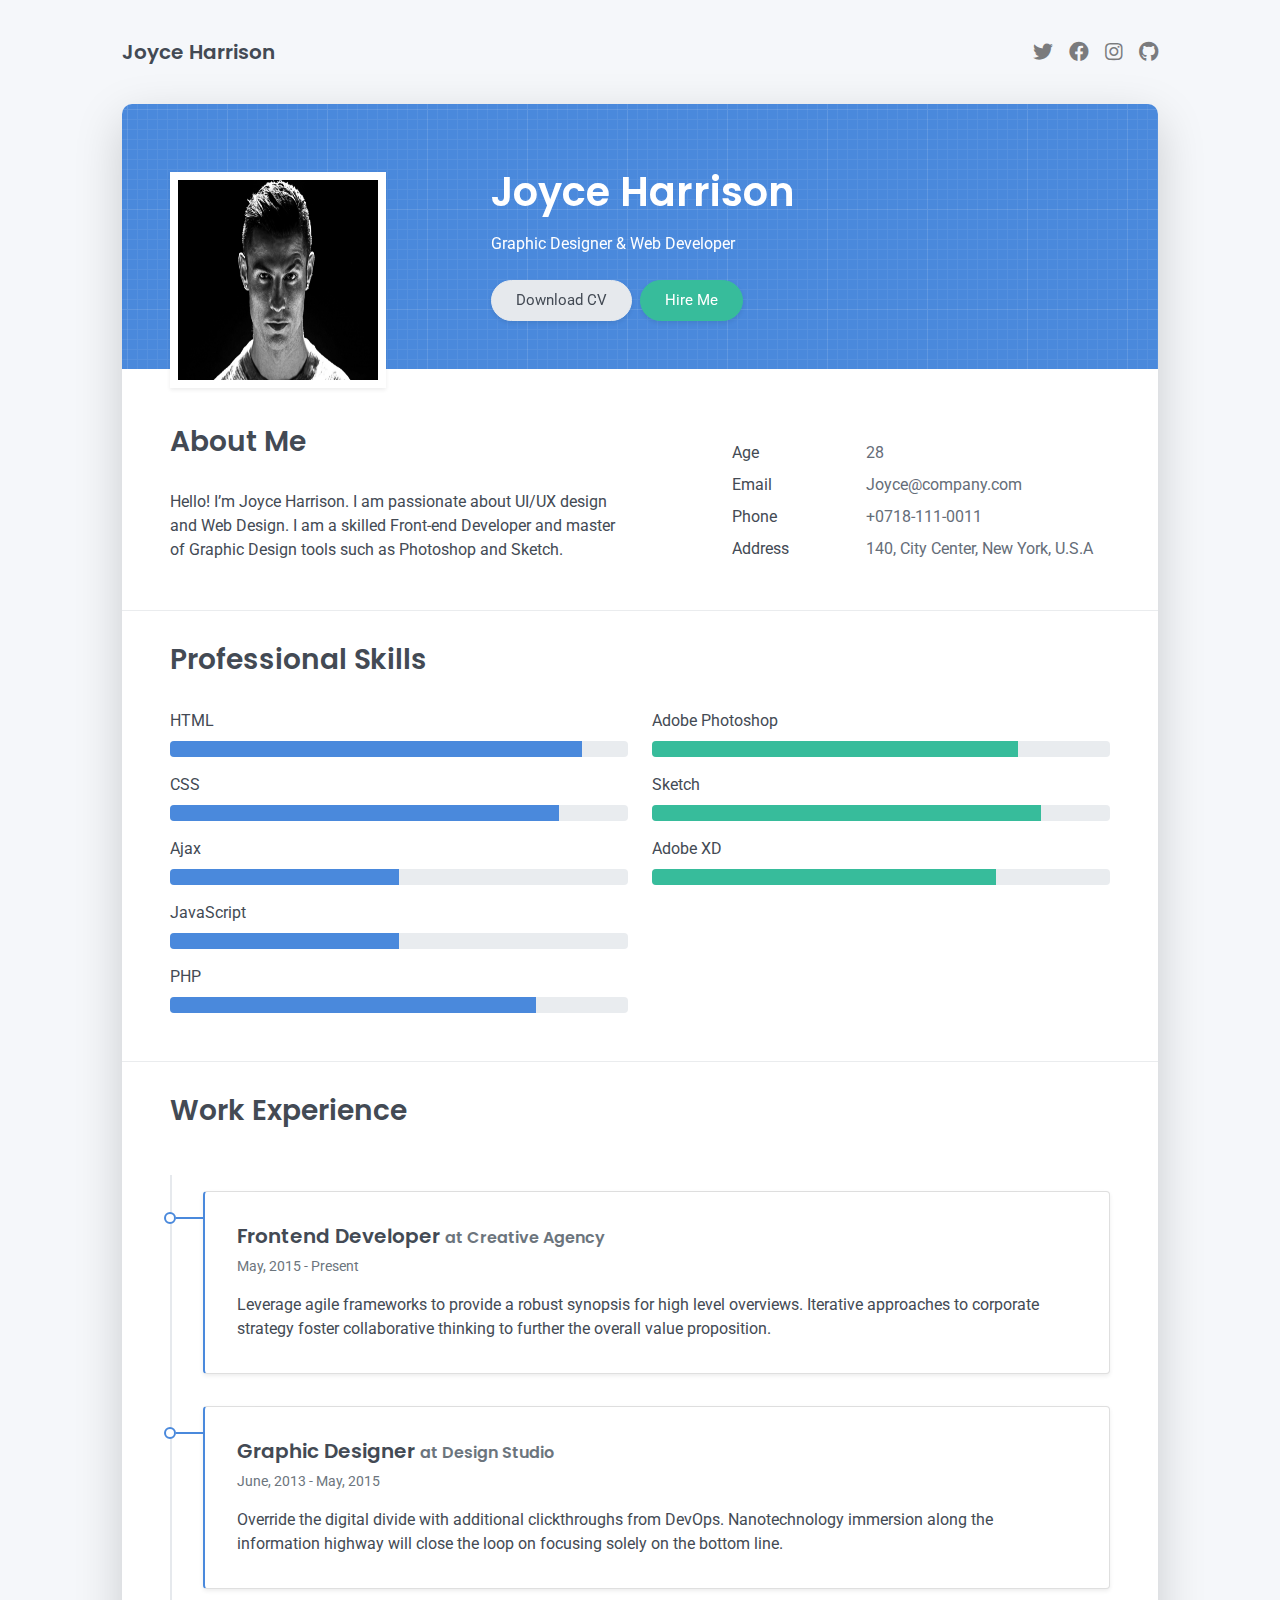
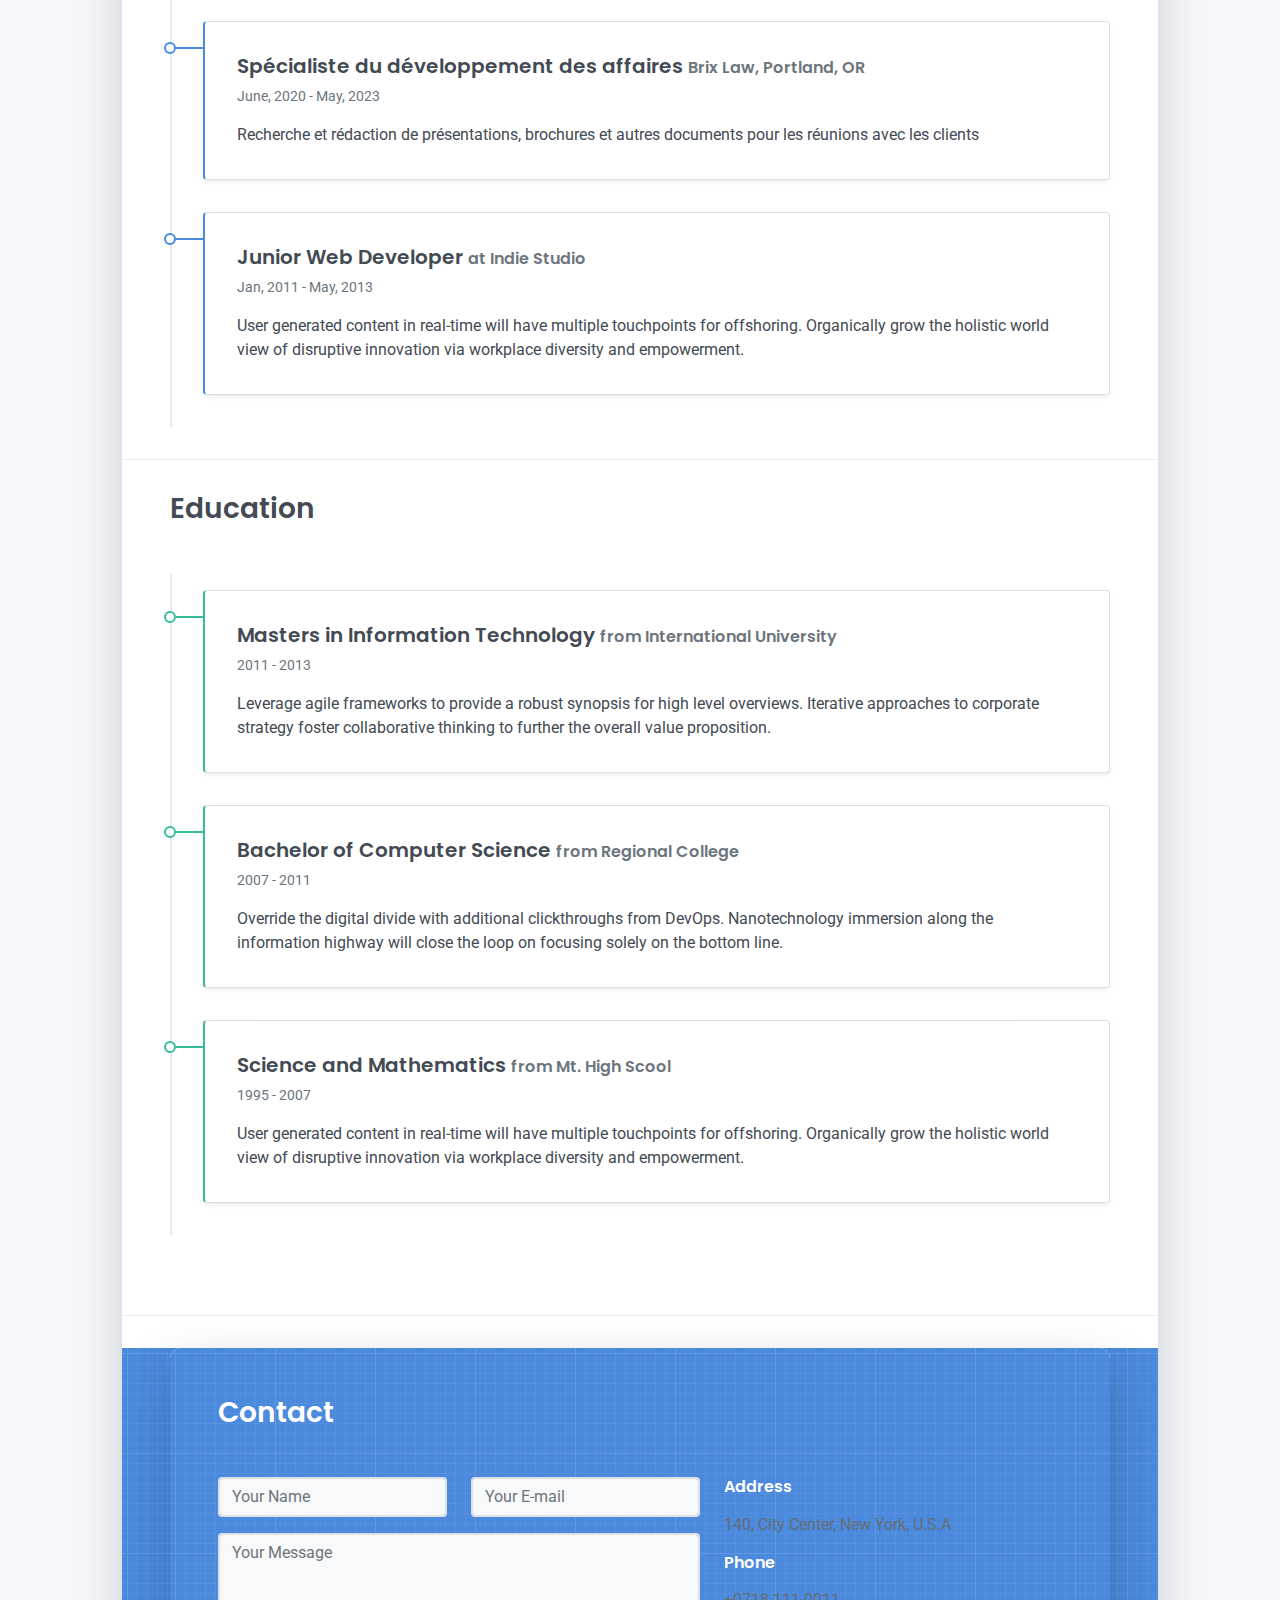
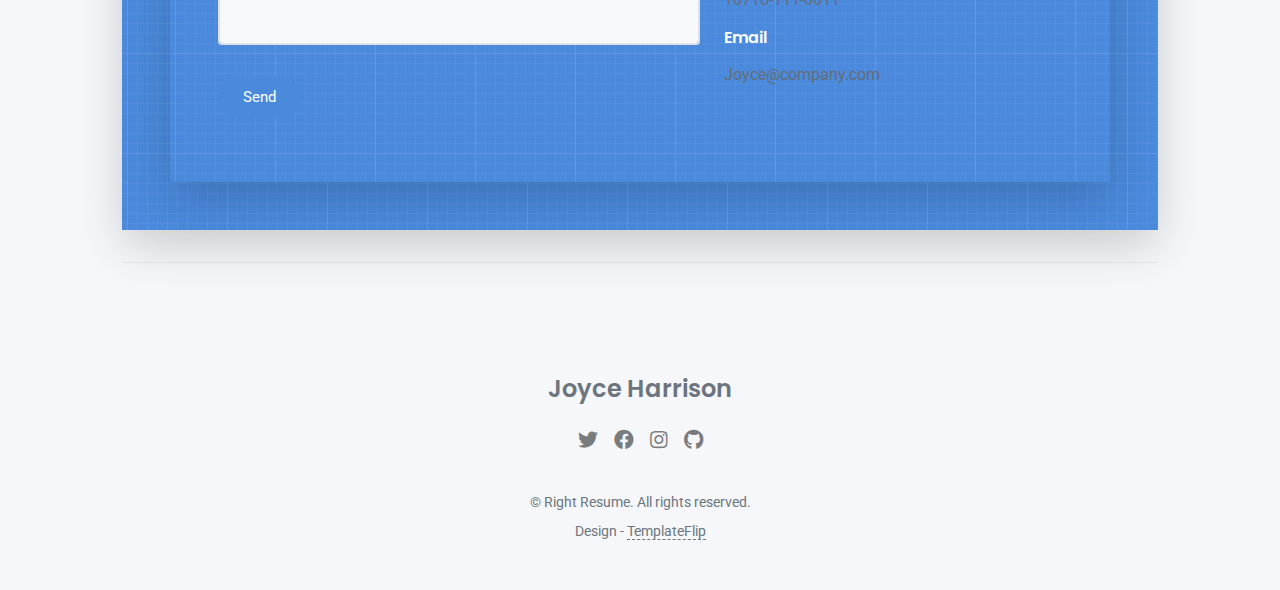
<file: index.html>
<!DOCTYPE html>
<html lang="en-US">
  <head>
    <meta charset="UTF-8">
    <meta http-equiv="X-UA-Compatible" content="IE=edge">
    <meta name="viewport" content="width=device-width, initial-scale=1">
    <title>Right Resume</title>
    <link rel="preconnect" href="https://fonts.gstatic.com" crossorigin="crossorigin"/>
    <link rel="preload" as="style" href="https://fonts.googleapis.com/css2?family=Poppins:wght@600&amp;family=Roboto:wght@300;400;500;700&amp;display=swap"/>
    <link rel="stylesheet" href="https://fonts.googleapis.com/css2?family=Poppins:wght@600&amp;family=Roboto:wght@300;400;500;700&amp;display=swap" media="print" onload="this.media='all'"/>
    <noscript>
      <link rel="stylesheet" href="https://fonts.googleapis.com/css2?family=Poppins:wght@600&amp;family=Roboto:wght@300;400;500;700&amp;display=swap"/>
    </noscript>
    <link href="css/font-awesome/css/all.min.css?ver=1.2.0" rel="stylesheet">
    <link href="css/bootstrap.min.css?ver=1.2.0" rel="stylesheet">
    <link href="css/aos.css?ver=1.2.0" rel="stylesheet">
    <link href="css/main.css?ver=1.2.0" rel="stylesheet">
    <noscript>
      <style type="text/css">
        [data-aos] {
            opacity: 1 !important;
            transform: translate(0) scale(1) !important;
        }
      </style>
    </noscript>
  </head>
  <body id="top">
    <header class="d-print-none">
      <div class="container text-center text-lg-left">
        <div class="py-3 clearfix">
          <h1 class="site-title mb-0">Joyce Harrison</h1>
          <div class="site-nav">
            <nav role="navigation">
              <ul class="nav justify-content-center">
                <li class="nav-item"><a class="nav-link" href="https://twitter.com/templateflip" title="Twitter"><i class="fab fa-twitter"></i><span class="menu-title sr-only">Twitter</span></a>
                </li>
                <li class="nav-item"><a class="nav-link" href="https://www.facebook.com/templateflip" title="Facebook"><i class="fab fa-facebook"></i><span class="menu-title sr-only">Facebook</span></a>
                </li>
                <li class="nav-item"><a class="nav-link" href="https://www.instagram.com/templateflip" title="Instagram"><i class="fab fa-instagram"></i><span class="menu-title sr-only">Instagram</span></a>
                </li>
                <li class="nav-item"><a class="nav-link" href="https://github.com/templateflip" title="Github"><i class="fab fa-github"></i><span class="menu-title sr-only">Github</span></a>
                </li>
              </ul>
            </nav>
          </div>
        </div>
      </div>
    </header>
    <div class="page-content">
      <div class="container">
<div class="cover shadow-lg bg-white">
  <div class="cover-bg p-3 p-lg-4 text-white">
    <div class="row">
      <div class="col-lg-4 col-md-5">
        <div class="avatar hover-effect bg-white shadow-sm p-1"><img src="images/cr7.jpg" width="200" height="200"/></div>
      </div>
      <div class="col-lg-8 col-md-7 text-center text-md-start">
        <h2 class="h1 mt-2" data-aos="fade-left" data-aos-delay="0">Joyce Harrison</h2>
        <p data-aos="fade-left" data-aos-delay="100">Graphic Designer & Web Developer</p>
        <div class="d-print-none" data-aos="fade-left" data-aos-delay="200"><a class="btn btn-light text-dark shadow-sm mt-1 me-1" href="Examen_NFE114_2023.pdf" download="" target="_blank">Download CV</a><a class="btn btn-success shadow-sm mt-1" href="#contact">Hire Me</a></div>
      </div>
    </div>
  </div>
  <div class="about-section pt-4 px-3 px-lg-4 mt-1">
    <div class="row">
      <div class="col-md-6">
        <h2 class="h3 mb-3">About Me</h2>
        <p>Hello! I’m Joyce Harrison. I am passionate about UI/UX design and Web Design. I am a skilled Front-end Developer and master of Graphic Design tools such as Photoshop and Sketch.</p>
      </div>
      <div class="col-md-5 offset-md-1">
        <div class="row mt-2">
          <div class="col-sm-4">
            <div class="pb-1">Age</div>
          </div>
          <div class="col-sm-8">
            <div class="pb-1 text-secondary">28</div>
          </div>
          <div class="col-sm-4">
            <div class="pb-1">Email</div>
          </div>
          <div class="col-sm-8">
            <div class="pb-1 text-secondary">Joyce@company.com</div>
          </div>
          <div class="col-sm-4">
            <div class="pb-1">Phone</div>
          </div>
          <div class="col-sm-8">
            <div class="pb-1 text-secondary">+0718-111-0011</div>
          </div>
          <div class="col-sm-4">
            <div class="pb-1">Address</div>
          </div>
          <div class="col-sm-8">
            <div class="pb-1 text-secondary">140, City Center, New York, U.S.A</div>
          </div>
        </div>
      </div>
    </div>
  </div>
  <hr class="d-print-none"/>
  <div class="skills-section px-3 px-lg-4">
    <h2 class="h3 mb-3">Professional Skills</h2>
    <div class="row">
      <div class="col-md-6">
        <div class="mb-2"><span>HTML</span>
          <div class="progress my-1">
            <div class="progress-bar bg-primary" role="progressbar" data-aos="zoom-in-right" data-aos-delay="100" data-aos-anchor=".skills-section" style="width: 90%" aria-valuenow="90" aria-valuemin="0" aria-valuemax="100"></div>
          </div>
        </div>
        <div class="mb-2"><span>CSS</span>
          <div class="progress my-1">
            <div class="progress-bar bg-primary" role="progressbar" data-aos="zoom-in-right" data-aos-delay="200" data-aos-anchor=".skills-section" style="width: 85%" aria-valuenow="85" aria-valuemin="0" aria-valuemax="100"></div>
          </div>
        </div>
        <div class="mb-2"><span>Ajax</span>
          <div class="progress my-1">
            <div class="progress-bar bg-primary" role="progressbar" data-aos="zoom-in-right" data-aos-delay="300" data-aos-anchor=".skills-section" style="width: 50%" aria-valuenow="50" aria-valuemin="0" aria-valuemax="100"></div>
          </div>
        </div>
        <div class="mb-2"><span>JavaScript</span>
          <div class="progress my-1">
            <div class="progress-bar bg-primary" role="progressbar" data-aos="zoom-in-right" data-aos-delay="400" data-aos-anchor=".skills-section" style="width: 50%" aria-valuenow="50" aria-valuemin="0" aria-valuemax="100"></div>
          </div>
        </div>
        <div class="mb-2"><span>PHP</span>
          <div class="progress my-1">
            <div class="progress-bar bg-primary" role="progressbar" data-aos="zoom-in-right" data-aos-delay="500" data-aos-anchor=".skills-section" style="width: 80%" aria-valuenow="80" aria-valuemin="0" aria-valuemax="100"></div>
          </div>
        </div>
      </div>
      <div class="col-md-6">
        <div class="mb-2"><span>Adobe Photoshop</span>
          <div class="progress my-1">
            <div class="progress-bar bg-success" role="progressbar" data-aos="zoom-in-right" data-aos-delay="600" data-aos-anchor=".skills-section" style="width: 80%" aria-valuenow="90" aria-valuemin="0" aria-valuemax="100"></div>
          </div>
        </div>
        <div class="mb-2"><span>Sketch</span>
          <div class="progress my-1">
            <div class="progress-bar bg-success" role="progressbar" data-aos="zoom-in-right" data-aos-delay="700" data-aos-anchor=".skills-section" style="width: 85%" aria-valuenow="85" aria-valuemin="0" aria-valuemax="100"></div>
          </div>
        </div>
        <div class="mb-2"><span>Adobe XD</span>
          <div class="progress my-1">
            <div class="progress-bar bg-success" role="progressbar" data-aos="zoom-in-right" data-aos-delay="800" data-aos-anchor=".skills-section" style="width: 75%" aria-valuenow="75" aria-valuemin="0" aria-valuemax="100"></div>
       </div>
     </div>
   </div>
  </div>
 </div>
  <hr class="d-print-none"/>
  <div class="work-experience-section px-3 px-lg-4">
    <h2 class="h3 mb-4">Work Experience</h2>
    <div class="timeline">
      <div class="timeline-card timeline-card-primary card shadow-sm">
        <div class="card-body">
          <div class="h5 mb-1">Frontend Developer <span class="text-muted h6">at Creative Agency</span></div>
          <div class="text-muted text-small mb-2">May, 2015 - Present</div>
          <div>Leverage agile frameworks to provide a robust synopsis for high level overviews. Iterative approaches to corporate strategy foster collaborative thinking to further the overall value proposition.</div>
        </div>
      </div>
      <div class="timeline-card timeline-card-primary card shadow-sm">
        <div class="card-body">
          <div class="h5 mb-1">Graphic Designer <span class="text-muted h6">at Design Studio</span></div>
          <div class="text-muted text-small mb-2">June, 2013 - May, 2015</div>
          <div>Override the digital divide with additional clickthroughs from DevOps. Nanotechnology immersion along the information highway will close the loop on focusing solely on the bottom line.</div>
        </div>
      </div>
      <div class="timeline-card timeline-card-primary card shadow-sm">
        <div class="card-body">
          <div class="h5 mb-1">Spécialiste du développement des affaires <span class="text-muted h6">Brix Law, Portland, OR</span></div>
          <div class="text-muted text-small mb-2">June, 2020 - May, 2023</div>
          <div>Recherche et rédaction de présentations, brochures et autres documents pour les réunions avec les clients</div>
        </div>
      </div>
      <div class="timeline-card timeline-card-primary card shadow-sm">
        <div class="card-body">
          <div class="h5 mb-1">Junior Web Developer <span class="text-muted h6">at Indie Studio</span></div>
          <div class="text-muted text-small mb-2">Jan, 2011 - May, 2013</div>
          <div>User generated content in real-time will have multiple touchpoints for offshoring. Organically grow the holistic world view of disruptive innovation via workplace diversity and empowerment.</div>
        </div>
      </div>
    </div>
  </div>
  <hr class="d-print-none"/>
  <div class="page-break"></div>
  <div class="education-section px-3 px-lg-4 pb-4">
    <h2 class="h3 mb-4">Education</h2>
    <div class="timeline">
      <div class="timeline-card timeline-card-success card shadow-sm">
        <div class="card-body">
          <div class="h5 mb-1">Masters in Information Technology <span class="text-muted h6">from International University</span></div>
          <div class="text-muted text-small mb-2">2011 - 2013</div>
          <div>Leverage agile frameworks to provide a robust synopsis for high level overviews. Iterative approaches to corporate strategy foster collaborative thinking to further the overall value proposition.</div>
        </div>
      </div>
      <div class="timeline-card timeline-card-success card shadow-sm">
        <div class="card-body">
          <div class="h5 mb-1">Bachelor of Computer Science <span class="text-muted h6">from Regional College</span></div>
          <div class="text-muted text-small mb-2">2007 - 2011</div>
          <div>Override the digital divide with additional clickthroughs from DevOps. Nanotechnology immersion along the information highway will close the loop on focusing solely on the bottom line.</div>
        </div>
      </div>
      <div class="timeline-card timeline-card-success card shadow-sm">
        <div class="card-body">
          <div class="h5 mb-1">Science and Mathematics <span class="text-muted h6">from Mt. High Scool</span></div>
          <div class="text-muted text-small mb-2">1995 - 2007</div>
          <div>User generated content in real-time will have multiple touchpoints for offshoring. Organically grow the holistic world view of disruptive innovation via workplace diversity and empowerment.</div>
        </div>
      </div>
    </div>
  </div>
  <hr class="d-print-none"/>
  <div class="contant-section px-3 px-lg-4 pb-4" id="contact">
    <div class="cover shadow-lg bg-white">
    <div class="cover-bg p-3 p-lg-4 text-white">
    <h2 class="h3 text mb-3">Contact</h2>
    <div class="row">
      <div class="col-md-7 d-print-none">
        <div class="my-2"><form action="https://formspree.io/your@email.com"
    method="POST">
  <div class="row">
    <div class="col-6">
      <input class="form-control" type="text" id="name" name="name" placeholder="Your Name" required>
    </div>
    <div class="col-6">
      <input class="form-control" type="email" id="email" name="_replyto" placeholder="Your E-mail" required>
    </div>
  </div>
  <div class="form-group my-2">
    <textarea class="form-control" style="resize: none;" id="message" name="message" rows="4"  placeholder="Your Message" required></textarea>
  </div>
  <button class="btn btn-primary mt-2" type="submit">Send</button>
</form>
        </div>
      </div>
      <div class="col">
        <div class="mt-2">
          <h3 class="h6">Address</h3>
          <div class="pb-2 text-secondary">140, City Center, New York, U.S.A</div>
          <h3 class="h6">Phone</h3>
          <div class="pb-2 text-secondary">+0718-111-0011</div>
          <h3 class="h6">Email</h3>
          <div class="pb-2 text-secondary">Joyce@company.com</div>
        </div>
      </div>
      <div class="col d-none d-print-block">
        <div class="mt-2">
          <div>
            <div class="mb-2">
              <div class="text-dark"><i class="fab fa-twitter mr-1"></i><span>https://twitter.com/templateflip</span>
              </div>
            </div>
            <div class="mb-2">
              <div class="text-dark"><i class="fab fa-facebook mr-1"></i><span>https://www.facebook.com/templateflip</span>
              </div>
            </div>
            <div class="mb-2">
              <div class="text-dark"><i class="fab fa-instagram mr-1"></i><span>https://www.instagram.com/templateflip</span>
              </div>
            </div>
            <div class="mb-2">
              <div class="text-dark"><i class="fab fa-github mr-1"></i><span>https://github.com/templateflip</span>
              </div>
            </div>
          </div>
        </div>
      </div>
    </div>
  </div>
</div></div>
    </div>
    <hr class="d-print-none"/>
    <footer class="pt-4 pb-4 text-muted text-center d-print-none">
      <div lass="container">
        <div class="my-3">
          <div class="h4">Joyce Harrison</div>
          <div class="footer-nav">
            <nav role="navigation">
              <ul class="nav justify-content-center">
                <li class="nav-item"><a class="nav-link" href="https://twitter.com/templateflip" title="Twitter"><i class="fab fa-twitter"></i><span class="menu-title sr-only">Twitter</span></a>
                </li>
                <li class="nav-item"><a class="nav-link" href="https://www.facebook.com/templateflip" title="Facebook"><i class="fab fa-facebook"></i><span class="menu-title sr-only">Facebook</span></a>
                </li>
                <li class="nav-item"><a class="nav-link" href="https://www.instagram.com/templateflip" title="Instagram"><i class="fab fa-instagram"></i><span class="menu-title sr-only">Instagram</span></a>
                </li>
                <li class="nav-item"><a class="nav-link" href="https://github.com/templateflip" title="Github"><i class="fab fa-github"></i><span class="menu-title sr-only">Github</span></a>
                </li>
              </ul>
            </nav>
          </div>
        </div>
        <div class="text-small">
          <div class="mb-1">&copy; Right Resume. All rights reserved.</div>
          <div>Design - <a href="https://templateflip.com/" target="_blank">TemplateFlip</a></div>
        </div>
      </div>
    </footer>
    <script src="scripts/bootstrap.bundle.min.js?ver=1.2.0"></script>
    <script src="scripts/aos.js?ver=1.2.0"></script>
    <script src="scripts/main.js?ver=1.2.0"></script>
  </body>
</html>
</file>
<file: css/main.css>
/* Buttons */
/* Inputs */
/* Timeline custom component */
.timeline {
  border-left: 2px solid #E6E9ED;
  padding: 1rem 0; }

.timeline-card {
  position: relative;
  margin-left: 31px;
  border-left: 2px solid;
  margin-bottom: 2rem; }

.timeline-card:last-child {
  margin-bottom: 1rem; }

.timeline-card:before {
  content: '';
  display: inline-block;
  position: absolute;
  background-color: #fff;
  border-radius: 10px;
  width: 12px;
  height: 12px;
  top: 20px;
  left: -41px;
  border: 2px solid;
  z-index: 2; }

.timeline-card:after {
  content: '';
  display: inline-block;
  position: absolute;
  background-color: currentColor;
  width: 29px;
  height: 2px;
  top: 25px;
  left: -29px;
  z-index: 1; }

.timeline-card-primary {
  border-left-color: #4A89DC; }

.timeline-card-primary:before {
  border-color: #4A89DC; }

.timeline-card-primary:after {
  background-color: #4A89DC; }

.timeline-card-success {
  border-left-color: #37BC9B; }

.timeline-card-success:before {
  border-color: #37BC9B; }

.timeline-card-success:after {
  background-color: #37BC9B; }

html {
  scroll-behavior: smooth; }

.site-title {
  font-size: 1.25rem;
  line-height: 2.5rem; }

.nav-link {
  padding: 0;
  font-size: 1.25rem;
  line-height: 2.5rem;
  color: rgba(0, 0, 0, 0.5); }

.nav-link:hover,
.nav-link:focus,
.active .nav-link {
  color: rgba(0, 0, 0, 0.8); }

.nav-item + .nav-item {
  margin-left: 1rem; }

.cover {
  border-radius: 10px; }

.cover-bg {
  background-color: #4A89DC;
  background-image: url("data:image/svg+xml,%3Csvg xmlns='http://www.w3.org/2000/svg' width='100' height='100' viewBox='0 0 100 100'%3E%3Cg fill-rule='evenodd'%3E%3Cg fill='%23ffffff' fill-opacity='0.12'%3E%3Cpath opacity='.5' d='M96 [base64] 0v-9h-9v9h9zm-10 0v-9h-9v9h9zm-10 0v-9h-9v9h9zm-10 0v-9h-9v9h9zm-10 0v-9h-9v9h9zm-10 0v-9h-9v9h9zm-10 0v-9h-9v9h9zm-10 0v-9h-9v9h9zm-9-10h9v-9h-9v9zm10 0h9v-9h-9v9zm10 0h9v-9h-9v9zm10 0h9v-9h-9v9zm10 0h9v-9h-9v9zm10 0h9v-9h-9v9zm10 0h9v-9h-9v9zm10 0h9v-9h-9v9zm9-10v-9h-9v9h9zm-10 0v-9h-9v9h9zm-10 0v-9h-9v9h9zm-10 0v-9h-9v9h9zm-10 0v-9h-9v9h9zm-10 0v-9h-9v9h9zm-10 0v-9h-9v9h9zm-10 0v-9h-9v9h9zm-9-10h9v-9h-9v9zm10 0h9v-9h-9v9zm10 0h9v-9h-9v9zm10 0h9v-9h-9v9zm10 0h9v-9h-9v9zm10 0h9v-9h-9v9zm10 0h9v-9h-9v9zm10 0h9v-9h-9v9zm9-10v-9h-9v9h9zm-10 0v-9h-9v9h9zm-10 0v-9h-9v9h9zm-10 0v-9h-9v9h9zm-10 0v-9h-9v9h9zm-10 0v-9h-9v9h9zm-10 0v-9h-9v9h9zm-10 0v-9h-9v9h9zm-9-10h9v-9h-9v9zm10 0h9v-9h-9v9zm10 0h9v-9h-9v9zm10 0h9v-9h-9v9zm10 0h9v-9h-9v9zm10 0h9v-9h-9v9zm10 0h9v-9h-9v9zm10 0h9v-9h-9v9zm9-10v-9h-9v9h9zm-10 0v-9h-9v9h9zm-10 0v-9h-9v9h9zm-10 0v-9h-9v9h9zm-10 0v-9h-9v9h9zm-10 0v-9h-9v9h9zm-10 0v-9h-9v9h9zm-10 0v-9h-9v9h9zm-9-10h9v-9h-9v9zm10 0h9v-9h-9v9zm10 0h9v-9h-9v9zm10 0h9v-9h-9v9zm10 0h9v-9h-9v9zm10 0h9v-9h-9v9zm10 0h9v-9h-9v9zm10 0h9v-9h-9v9z'/%3E%3Cpath d='M6 5V0H5v5H0v1h5v94h1V6h94V5H6z'/%3E%3C/g%3E%3C/g%3E%3C/svg%3E");
  border-radius: 10px 10px 0 0; }

.avatar {
  max-width: 216px;
  max-height: 216px;
  margin-top: 20px;
  text-align: center;
  margin-left: auto;
  margin-right: auto; }


.contant-section{
background-color: #4A89DC;
background-image: url("data:image/svg+xml,%3Csvg xmlns='http://www.w3.org/2000/svg' width='100' height='100' viewBox='0 0 100 100'%3E%3Cg fill-rule='evenodd'%3E%3Cg fill='%23ffffff' fill-opacity='0.12'%3E%3Cpath opacity='.5' d='M96 [base64] 0v-9h-9v9h9zm-10 0v-9h-9v9h9zm-10 0v-9h-9v9h9zm-10 0v-9h-9v9h9zm-10 0v-9h-9v9h9zm-10 0v-9h-9v9h9zm-10 0v-9h-9v9h9zm-10 0v-9h-9v9h9zm-9-10h9v-9h-9v9zm10 0h9v-9h-9v9zm10 0h9v-9h-9v9zm10 0h9v-9h-9v9zm10 0h9v-9h-9v9zm10 0h9v-9h-9v9zm10 0h9v-9h-9v9zm10 0h9v-9h-9v9zm9-10v-9h-9v9h9zm-10 0v-9h-9v9h9zm-10 0v-9h-9v9h9zm-10 0v-9h-9v9h9zm-10 0v-9h-9v9h9zm-10 0v-9h-9v9h9zm-10 0v-9h-9v9h9zm-10 0v-9h-9v9h9zm-9-10h9v-9h-9v9zm10 0h9v-9h-9v9zm10 0h9v-9h-9v9zm10 0h9v-9h-9v9zm10 0h9v-9h-9v9zm10 0h9v-9h-9v9zm10 0h9v-9h-9v9zm10 0h9v-9h-9v9zm9-10v-9h-9v9h9zm-10 0v-9h-9v9h9zm-10 0v-9h-9v9h9zm-10 0v-9h-9v9h9zm-10 0v-9h-9v9h9zm-10 0v-9h-9v9h9zm-10 0v-9h-9v9h9zm-10 0v-9h-9v9h9zm-9-10h9v-9h-9v9zm10 0h9v-9h-9v9zm10 0h9v-9h-9v9zm10 0h9v-9h-9v9zm10 0h9v-9h-9v9zm10 0h9v-9h-9v9zm10 0h9v-9h-9v9zm10 0h9v-9h-9v9zm9-10v-9h-9v9h9zm-10 0v-9h-9v9h9zm-10 0v-9h-9v9h9zm-10 0v-9h-9v9h9zm-10 0v-9h-9v9h9zm-10 0v-9h-9v9h9zm-10 0v-9h-9v9h9zm-10 0v-9h-9v9h9zm-9-10h9v-9h-9v9zm10 0h9v-9h-9v9zm10 0h9v-9h-9v9zm10 0h9v-9h-9v9zm10 0h9v-9h-9v9zm10 0h9v-9h-9v9zm10 0h9v-9h-9v9zm10 0h9v-9h-9v9z'/%3E%3Cpath d='M6 5V0H5v5H0v1h5v94h1V6h94V5H6z'/%3E%3C/g%3E%3C/g%3E%3C/svg%3E");
}
.avatar img {
  /* Safari 6.0 - 9.0 */
  filter: grayscale(100%); }

footer a:not(.nav-link) {
  color: inherit;
  border-bottom: 1px dashed;
  text-decoration: none;
  cursor: pointer; }

@media (min-width: 48em) {
  .site-title {
    float: left; }
  .site-nav {
    float: right; }
  .avatar {
    margin-bottom: -80px;
    margin-left: 0; } }

@media print {
  body {
    background-color: #fff; }
  .container {
    width: auto;
    max-width: 100%;
    padding: 0; }
  .cover, .cover-bg {
    border-radius: 0; }
  .cover.shadow-lg {
    box-shadow: none !important; }
  .cover-bg {
    padding: 5rem !important;
    padding-bottom: 10px !important; }
  .avatar {
    margin-top: -10px; }
  .about-section {
    padding: 6.5rem 5rem 2rem !important; }
  .skills-section,
  .work-experience-section,
  .education-section,
  .contant-section {
    padding: 1.5rem 5rem 2rem !important; }
  .page-break {
    padding-top: 5rem;
    page-break-before: always; } }
</file>
